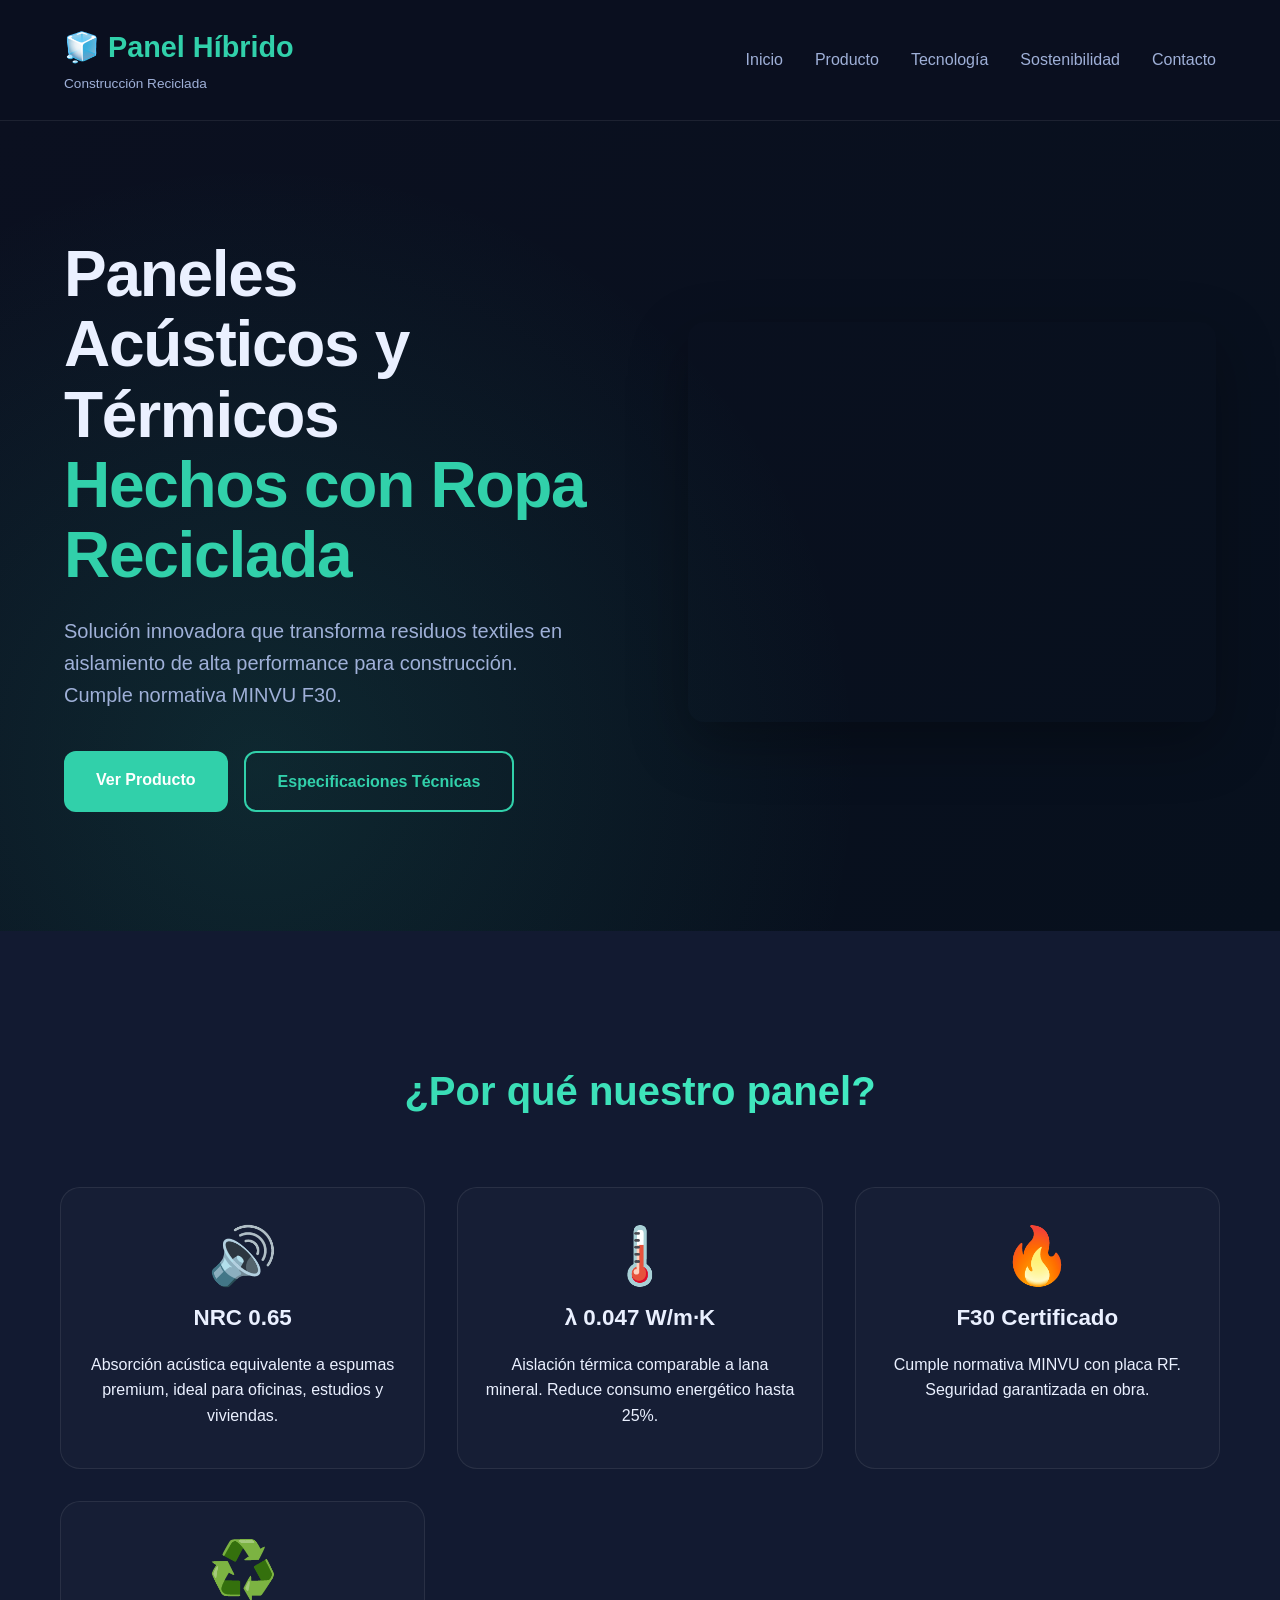
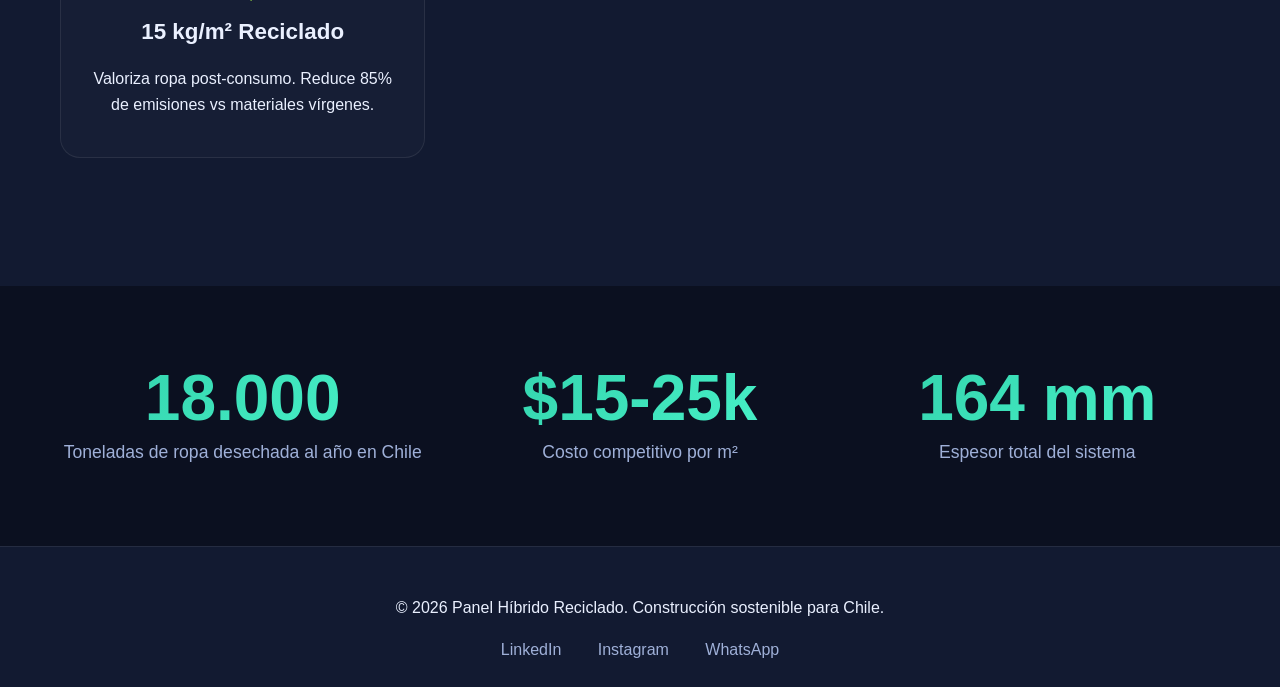
<file: index.html>
<!doctype html>
<html lang="es">
<head>
  <meta charset="utf-8">
  <meta name="viewport" content="width=device-width, initial-scale=1">
  <title>Panel Híbrido Reciclado | Construcción Sostenible</title>
  <link rel="stylesheet" href="styles.css">
  <link rel="icon" href="favicon.ico" type="image/x-icon">
  <meta name="description" content="Paneles acústicos y térmicos fabricados con ropa reciclada. Solución innovadora para construcción sostenible en Chile.">
</head>
<body>
  <header>
    <nav class="navbar">
      <div class="logo">
        <h1>🧊 Panel Híbrido</h1>
        <span class="tagline">Construcción Reciclada</span>
      </div>
      <ul class="nav-links">
        <li><a href="index.html">Inicio</a></li>
        <li><a href="producto.html">Producto</a></li>
        <li><a href="tecnologia.html">Tecnología</a></li>
        <li><a href="sostenibilidad.html">Sostenibilidad</a></li>
        <li><a href="contacto.html">Contacto</a></li>
      </ul>
      <div class="hamburger">
        <span></span><span></span><span></span>
      </div>
    </nav>
  </header>

  <main>
    <section class="hero">
      <div class="hero-content">
        <h1>Paneles Acústicos y Térmicos<br><span class="highlight">Hechos con Ropa Reciclada</span></h1>
        <p>Solución innovadora que transforma residuos textiles en aislamiento de alta performance para construcción. Cumple normativa MINVU F30.</p>
        <div class="cta-buttons">
          <a href="producto.html" class="btn-primary">Ver Producto</a>
          <a href="tecnologia.html" class="btn-secondary">Especificaciones Técnicas</a>
        </div>
      </div>
      <div class="hero-visual">
        <iframe src="demo.html" style="width:100%;height:400px;border:none;border-radius:16px;box-shadow:0 20px 60px rgba(0,0,0,0.3);"></iframe>
      </div>
    </section>

    <section class="features">
      <div class="container">
        <h2>¿Por qué nuestro panel?</h2>
        <div class="features-grid">
          <div class="feature-card">
            <div class="feature-icon">🔊</div>
            <h3>NRC 0.65</h3>
            <p>Absorción acústica equivalente a espumas premium, ideal para oficinas, estudios y viviendas.</p>
          </div>
          <div class="feature-card">
            <div class="feature-icon">🌡️</div>
            <h3>λ 0.047 W/m·K</h3>
            <p>Aislación térmica comparable a lana mineral. Reduce consumo energético hasta 25%.</p>
          </div>
          <div class="feature-card">
            <div class="feature-icon">🔥</div>
            <h3>F30 Certificado</h3>
            <p>Cumple normativa MINVU con placa RF. Seguridad garantizada en obra.</p>
          </div>
          <div class="feature-card">
            <div class="feature-icon">♻️</div>
            <h3>15 kg/m² Reciclado</h3>
            <p>Valoriza ropa post-consumo. Reduce 85% de emisiones vs materiales vírgenes.</p>
          </div>
        </div>
      </div>
    </section>

    <section class="stats">
      <div class="container">
        <div class="stats-grid">
          <div class="stat">
            <div class="stat-number">18.000</div>
            <div class="stat-label">Toneladas de ropa desechada al año en Chile</div>
          </div>
          <div class="stat">
            <div class="stat-number">$15-25k</div>
            <div class="stat-label">Costo competitivo por m²</div>
          </div>
          <div class="stat">
            <div class="stat-number">164 mm</div>
            <div class="stat-label">Espesor total del sistema</div>
          </div>
        </div>
      </div>
    </section>
  </main>

  <footer>
    <div class="container">
      <p>&copy; 2026 Panel Híbrido Reciclado. Construcción sostenible para Chile.</p>
      <div class="social-links">
        <a href="#">LinkedIn</a>
        <a href="#">Instagram</a>
        <a href="#">WhatsApp</a>
      </div>
    </div>
  </footer>

  <script src="script.js"></script>
</body>
</html>
</file>
<file: styles.css>
/* RESET Y BASE */
* { margin: 0; padding: 0; box-sizing: border-box; }
:root {
  --primary: #31d0aa; --primary-dark: #28b397;
  --secondary: #0b1020; --surface: #121a31;
  --text: #eaf0ff; --text-muted: #9fb0d8;
  --accent: #4af5cb; --border: rgba(255,255,255,0.08);
}
html { scroll-behavior: smooth; }
body { 
  font-family: 'Inter', -apple-system, BlinkMacSystemFont, sans-serif;
  background: var(--secondary); color: var(--text); line-height: 1.6;
  overflow-x: hidden;
}

.container { max-width: 1200px; margin: 0 auto; padding: 0 20px; }

/* NAVBAR */
.navbar {
  display: flex; justify-content: space-between; align-items: center;
  padding: 1.5rem 5%; background: rgba(11,16,32,0.95);
  backdrop-filter: blur(20px); border-bottom: 1px solid var(--border);
  position: sticky; top: 0; z-index: 100;
}
.logo h1 { font-size: 1.8rem; font-weight: 800; margin: 0; color: var(--primary); }
.tagline { font-size: 0.85rem; color: var(--text-muted); font-weight: 500; }
.nav-links {
  display: flex; list-style: none; gap: 2rem;
}
.nav-links a {
  color: var(--text-muted); text-decoration: none; font-weight: 500;
  transition: all 0.3s; position: relative;
}
.nav-links a:hover { color: var(--primary); }
.hamburger { display: none; flex-direction: column; cursor: pointer; gap: 4px; }
.hamburger span { width: 25px; height: 3px; background: var(--text); transition: 0.3s; }

/* HERO */
.hero {
  min-height: 90vh; display: flex; align-items: center;
  background: radial-gradient(circle at 20% 80%, #31d0aa20 0%, transparent 50%),
              linear-gradient(135deg, var(--secondary) 0%, #07101d 100%);
  padding: 0 5%;
}
.hero-content {
  flex: 1; max-width: 600px; padding-right: 3rem;
}
.hero-content h1 {
  font-size: clamp(2.5rem, 5vw, 4rem); font-weight: 800; line-height: 1.1;
  margin-bottom: 1.5rem; letter-spacing: -0.02em;
}
.highlight { color: var(--primary); }
.hero-content p {
  font-size: 1.25rem; margin-bottom: 2.5rem; color: var(--text-muted);
}
.cta-buttons { display: flex; gap: 1rem; flex-wrap: wrap; }
.btn-primary, .btn-secondary {
  padding: 1rem 2rem; border-radius: 12px; font-weight: 600;
  text-decoration: none; transition: all 0.3s; font-size: 1rem;
}
.btn-primary {
  background: var(--primary); color: white; box-shadow: 0 10px 30px var(--primary-dark)20;
}
.btn-primary:hover { transform: translateY(-2px); box-shadow: 0 15px 40px var(--primary-dark)30; }
.btn-secondary {
  background: transparent; color: var(--primary); border: 2px solid var(--primary);
}
.btn-secondary:hover { background: var(--primary); color: white; }

.hero-visual { flex: 1; padding-left: 3rem; }

/* FEATURES */
.features { padding: 8rem 0; background: var(--surface); }
.features h2 {
  text-align: center; font-size: 2.5rem; margin-bottom: 4rem;
  background: linear-gradient(135deg, var(--primary), var(--accent));
  -webkit-background-clip: text; -webkit-text-fill-color: transparent;
}
.features-grid {
  display: grid; grid-template-columns: repeat(auto-fit, minmax(280px, 1fr));
  gap: 2rem;
}
.feature-card {
  text-align: center; padding: 2.5rem 1.5rem; border-radius: 20px;
  border: 1px solid var(--border); transition: all 0.4s;
  background: rgba(255,255,255,0.02);
}
.feature-card:hover {
  transform: translateY(-10px); border-color: var(--primary);
  box-shadow: 0 25px 60px rgba(49,208,170,0.15);
}
.feature-icon { 
  font-size: 3.5rem; margin-bottom: 1rem; line-height: 1;
}
.feature-card h3 { font-size: 1.4rem; margin-bottom: 1rem; color: var(--text); }

/* STATS */
.stats { padding: 5rem 0; background: var(--secondary); }
.stats-grid {
  display: grid; grid-template-columns: repeat(auto-fit, minmax(200px, 1fr));
  gap: 2rem; text-align: center;
}
.stat-number {
  font-size: clamp(2.5rem, 8vw, 4rem); font-weight: 800;
  background: linear-gradient(135deg, var(--primary), var(--accent));
  -webkit-background-clip: text; -webkit-text-fill-color: transparent;
  line-height: 1;
}
.stat-label { color: var(--text-muted); font-size: 1.1rem; margin-top: 0.5rem; }

/* FOOTER */
footer { 
  padding: 3rem 0 1.5rem; background: var(--surface); text-align: center;
  border-top: 1px solid var(--border);
}
.social-links { margin-top: 1rem; }
.social-links a {
  color: var(--text-muted); text-decoration: none; margin: 0 1rem;
  transition: color 0.3s;
}
.social-links a:hover { color: var(--primary); }

/* RESPONSIVE */
@media (max-width: 768px) {
  .navbar { padding: 1rem 5%; }
  .nav-links { 
    position: fixed; left: -100%; top: 70px; flex-direction: column;
    background: var(--secondary); width: 100%; text-align: center;
    padding: 2rem 0; transition: 0.3s; box-shadow: 0 10px 27px rgba(0,0,0,0.05);
  }
  .nav-links.active { left: 0; }
  .hamburger { display: flex; }
  .hamburger.active span:nth-child(2) { opacity: 0; }
  .hamburger.active span:nth-child(1) { transform: translateY(8px) rotate(45deg); }
  .hamburger.active span:nth-child(3) { transform: translateY(-8px) rotate(-45deg); }

  .hero { flex-direction: column; text-align: center; padding: 4rem 5% 2rem; }
  .hero-content { padding-right: 0; margin-bottom: 2rem; }
  .cta-buttons { justify-content: center; }

  .features { padding: 4rem 0; }
  .features h2 { font-size: 2rem; }
}
</file>
